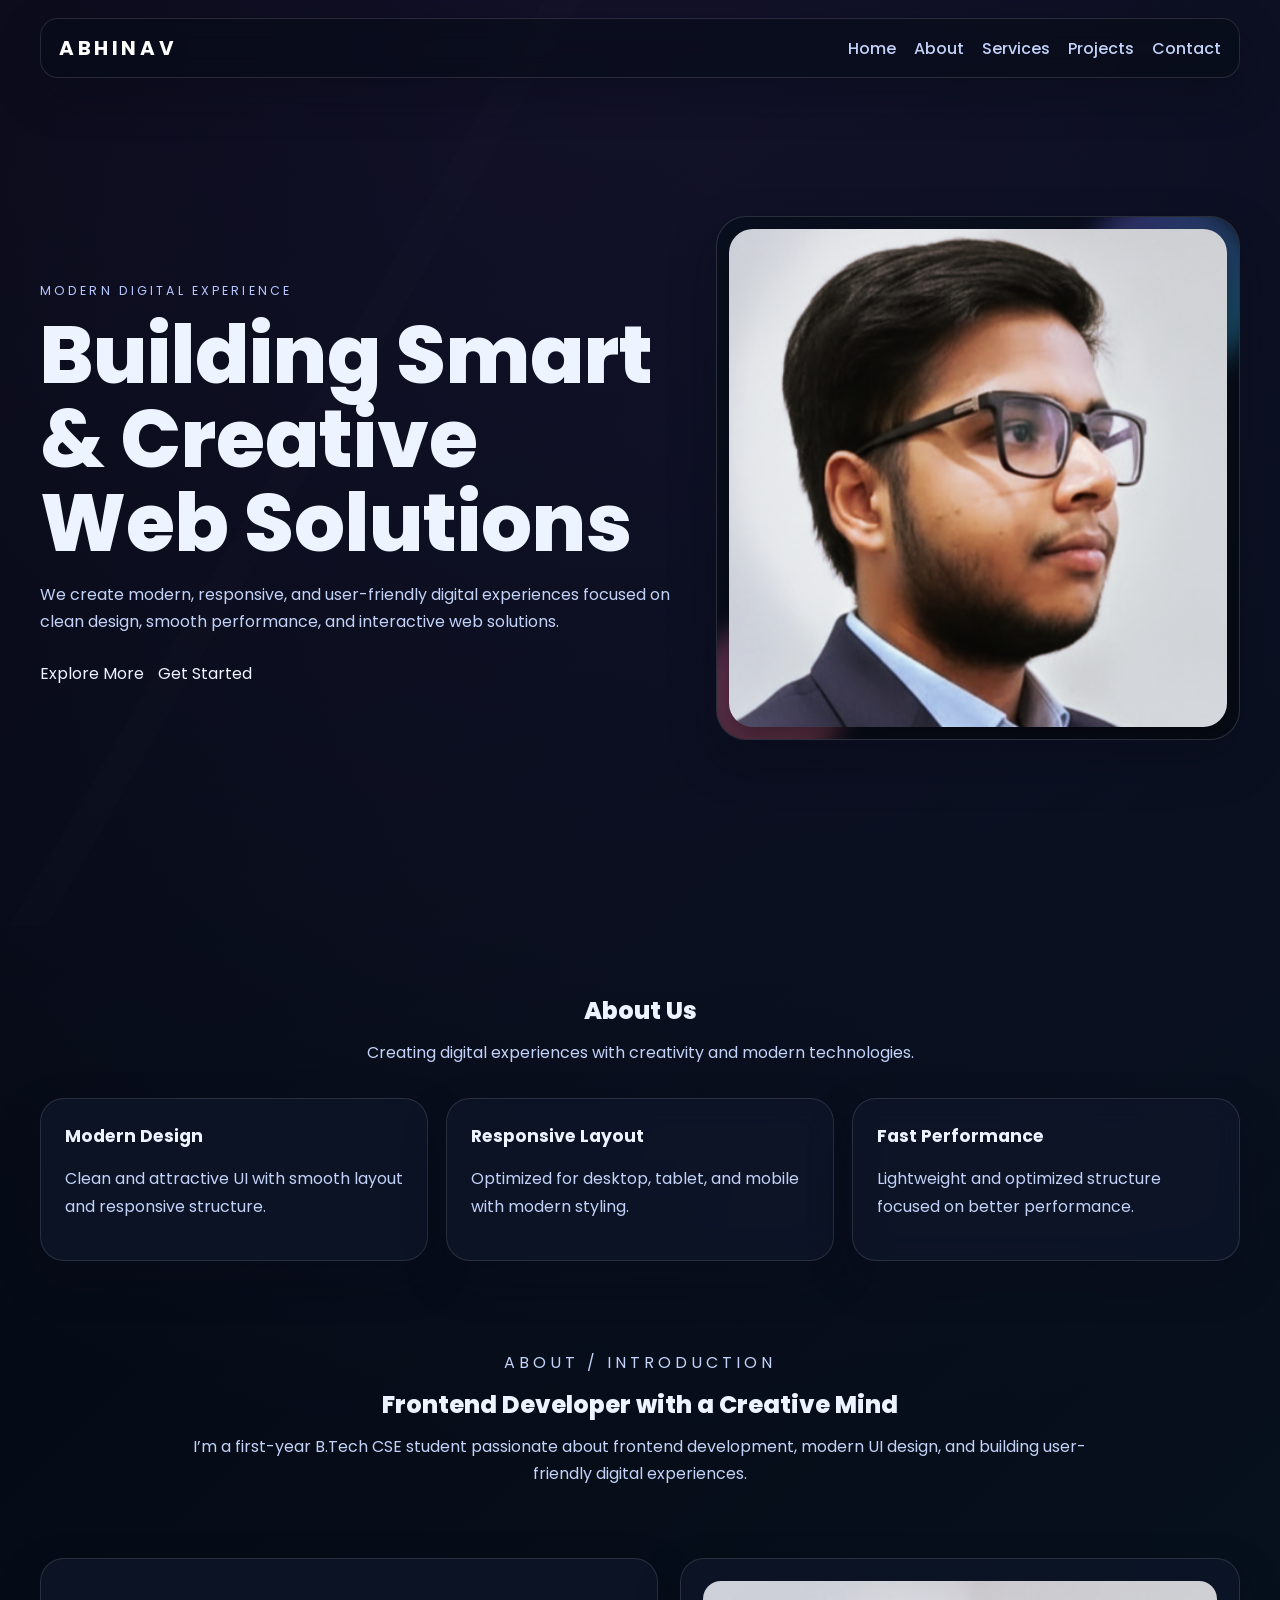
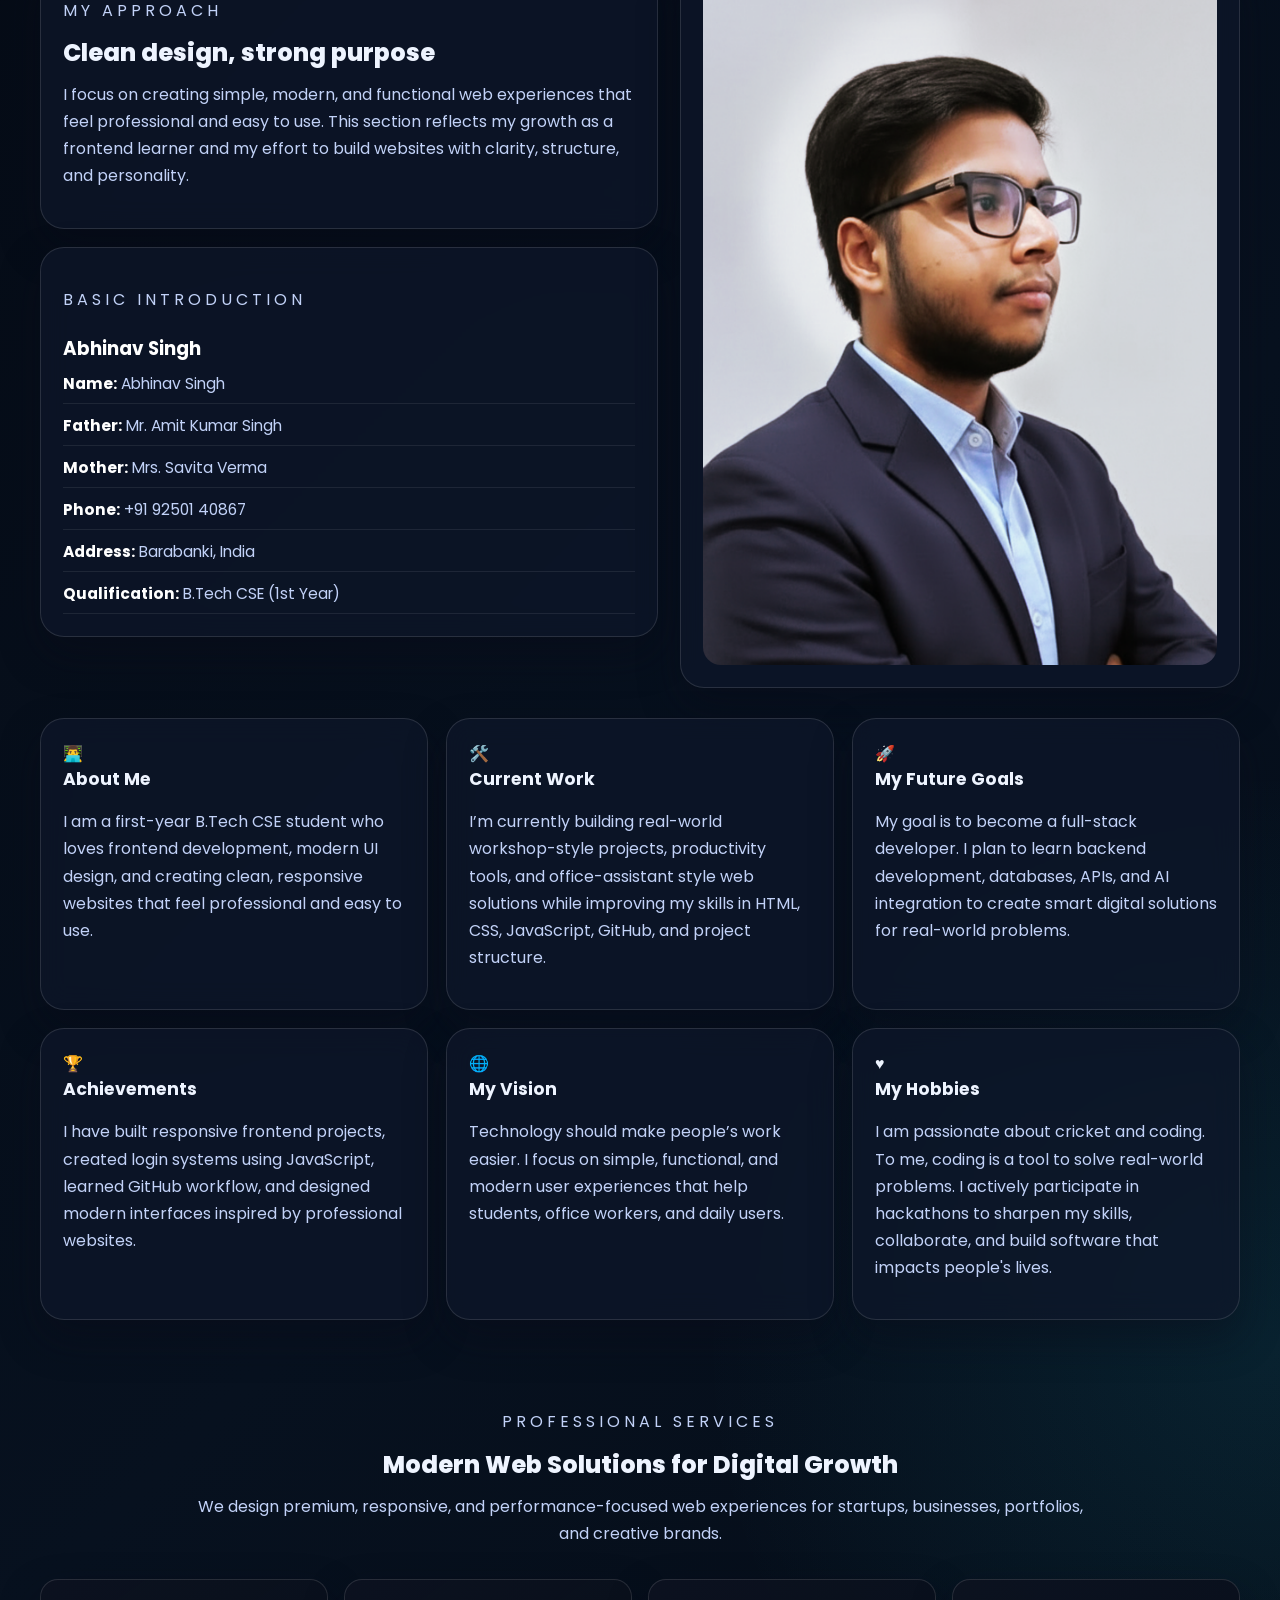
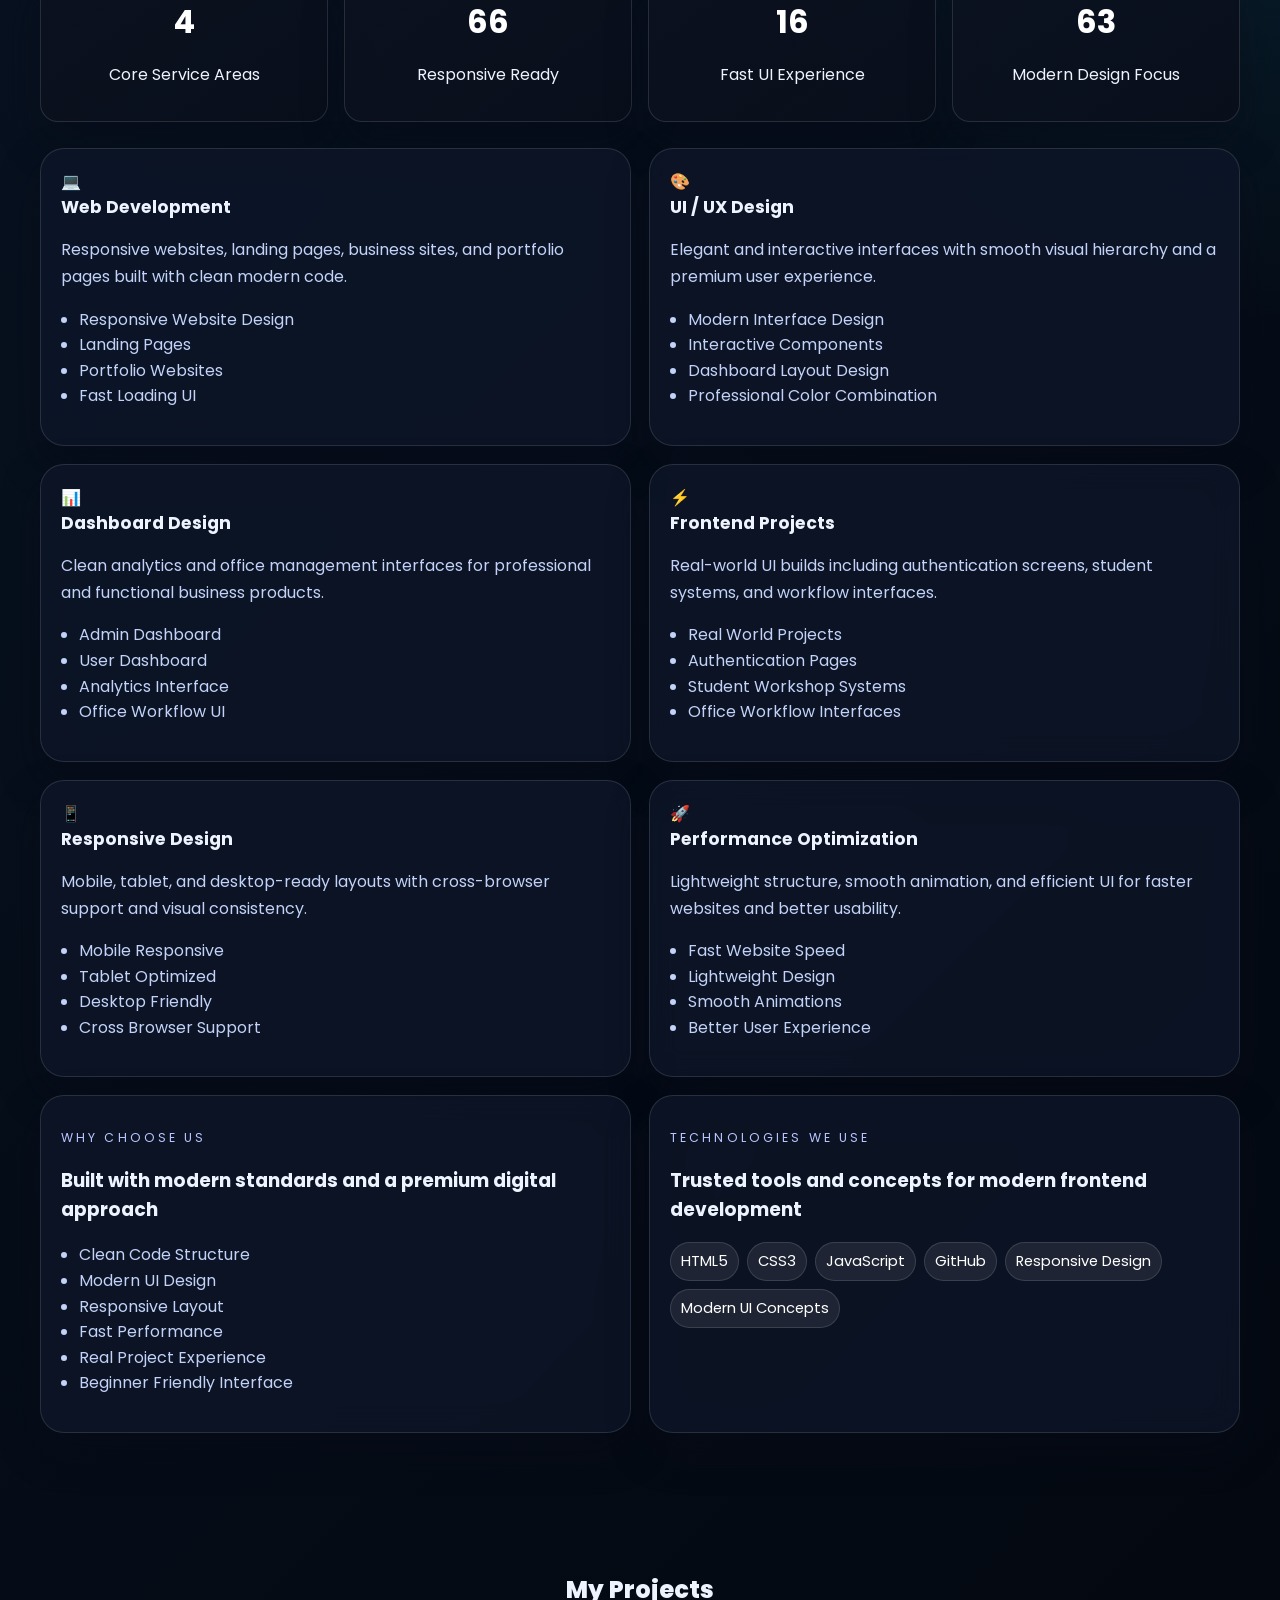
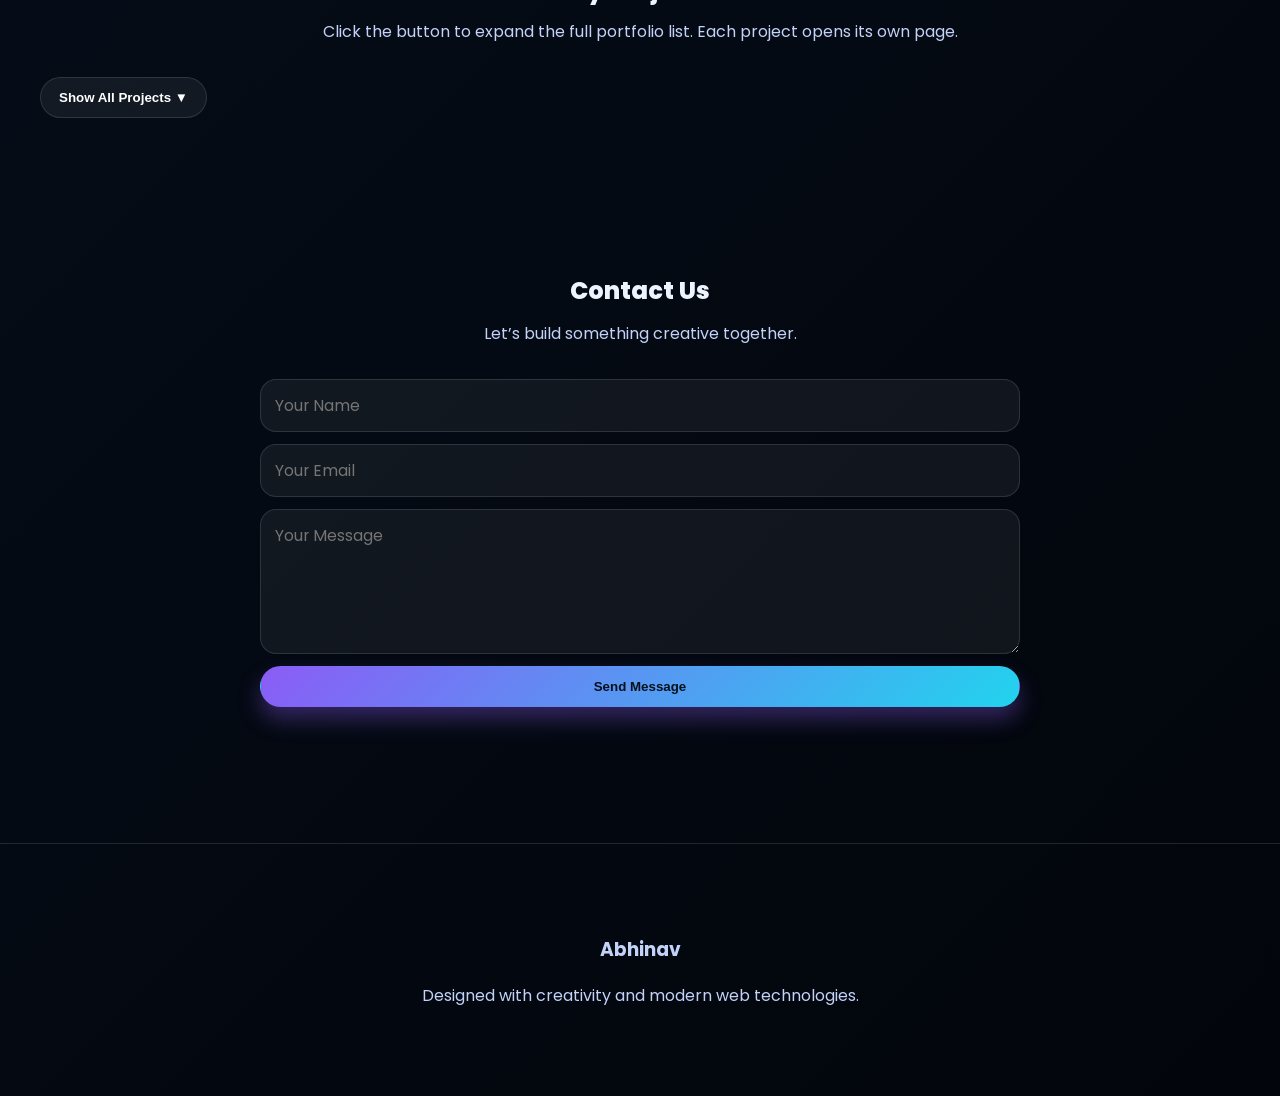
<file: introduction.html>
<!doctype html>
<html lang="en">
  <head>
    <meta charset="UTF-8" />
    <meta name="viewport" content="width=device-width, initial-scale=1.0" />
    <meta name="description" content="Abhinav's modern introduction page for creative web development projects." />
    <title>Introduction | Web Developer</title>

    <link rel="stylesheet" href="style/introduction.css" />
    <link rel="preconnect" href="https://fonts.googleapis.com" />
    <link
      href="https://fonts.googleapis.com/css2?family=Poppins:wght@300;400;500;600;700;800&display=swap"
      rel="stylesheet"
    />
    <script src="script/introduction.js" defer></script>
  </head>

  <body>
    <header class="hero">
      <nav class="navbar" aria-label="Primary navigation">
        <a class="logo" href="home.html">Abhinav</a>

        <ul class="nav-links">
          <li><a href="home.html">Home</a></li>
          <li><a href="#about">About</a></li>
          <li><a href="#services">Services</a></li>
          <li><a href="#projects">Projects</a></li>
          <li><a href="#contact">Contact</a></li>
        </ul>
      </nav>

      <div class="hero-container">
        <div class="hero-content">
          <p class="top-text">MODERN DIGITAL EXPERIENCE</p>
          <h1>Building Smart & Creative Web Solutions</h1>
          <p class="hero-description">
            We create modern, responsive, and user-friendly digital experiences
            focused on clean design, smooth performance, and interactive web
            solutions.
          </p>

          <div class="hero-buttons">
            <a class="primary-btn" href="#projects">Explore More</a>
            <a class="secondary-btn" href="#contact">Get Started</a>
          </div>
        </div>

        <div class="hero-image" aria-label="Creative UI preview">
          <div class="image-box">
            <img src="assets/ID-photo.png" alt="Abhinav Singh" loading="lazy">
          </div>
        </div>
      </div>
    </header>

    <section class="about" id="about">
      <div class="section-title">
        <h2>About Us</h2>
        <p>Creating digital experiences with creativity and modern technologies.</p>
      </div>

      <div class="about-container">
        <article class="about-card">
          <h3>Modern Design</h3>
          <p>Clean and attractive UI with smooth layout and responsive structure.</p>
        </article>
        <article class="about-card">
          <h3>Responsive Layout</h3>
          <p>Optimized for desktop, tablet, and mobile with modern styling.</p>
        </article>
        <article class="about-card">
          <h3>Fast Performance</h3>
          <p>Lightweight and optimized structure focused on better performance.</p>
        </article>
      </div>
    </section>

    <main class="about-main">
      <div class="section-title">
        <p class="eyebrow">About / Introduction</p>
        <h2>Frontend Developer with a Creative Mind</h2>
        <p>
          I’m a first-year B.Tech CSE student passionate about frontend
          development, modern UI design, and building user-friendly digital
          experiences.
        </p>
      </div>

      <div class="about-main__stack">
        <article class="about-main__text">
          <p class="eyebrow">My Approach</p>
          <h2>Clean design, strong purpose</h2>
          <p>
            I focus on creating simple, modern, and functional web experiences
            that feel professional and easy to use. This section reflects my
            growth as a frontend learner and my effort to build websites with
            clarity, structure, and personality.
          </p>
        </article>

        <article class="intro-profile">
          <p class="eyebrow">Basic Introduction</p>
          <h3>Abhinav Singh</h3>
          <ul class="profile-list">
            <li><strong>Name:</strong> Abhinav Singh</li>
            <li><strong>Father:</strong> Mr. Amit Kumar Singh</li>
            <li><strong>Mother:</strong> Mrs. Savita Verma</li>
            <li><strong>Phone:</strong> +91 92501 40867</li>
            <li><strong>Address:</strong> Barabanki, India</li>
            <li><strong>Qualification:</strong> B.Tech CSE (1st Year)</li>
          </ul>
        </article>
      </div>

      <article class="about-main__photo">
        <img src="assets/My-photo.png" alt="Abhinav Singh" loading="lazy" />
      </article>

      <div class="intro-grid">
        <article class="intro-card intro-card--highlight">
          <span class="intro-icon" aria-hidden="true">👨‍💻</span>
          <h3>About Me</h3>
          <p>
            I am a first-year B.Tech CSE student who loves frontend development,
            modern UI design, and creating clean, responsive websites that feel
            professional and easy to use.
          </p>
        </article>

        <article class="intro-card">
          <span class="intro-icon" aria-hidden="true">🛠️</span>
          <h3>Current Work</h3>
          <p>
            I’m currently building real-world workshop-style projects,
            productivity tools, and office-assistant style web solutions while
            improving my skills in HTML, CSS, JavaScript, GitHub, and project
            structure.
          </p>
        </article>

        <article class="intro-card">
          <span class="intro-icon" aria-hidden="true">🚀</span>
          <h3>My Future Goals</h3>
          <p>
            My goal is to become a full-stack developer. I plan to learn backend
            development, databases, APIs, and AI integration to create smart
            digital solutions for real-world problems.
          </p>
        </article>

        <article class="intro-card">
          <span class="intro-icon" aria-hidden="true">🏆</span>
          <h3>Achievements</h3>
          <p>
            I have built responsive frontend projects, created login systems
            using JavaScript, learned GitHub workflow, and designed modern
            interfaces inspired by professional websites.
          </p>
        </article>

        <article class="intro-card">
          <span class="intro-icon" aria-hidden="true">🌐</span>
          <h3>My Vision</h3>
          <p>
            Technology should make people’s work easier. I focus on simple,
            functional, and modern user experiences that help students, office
            workers, and daily users.
          </p>
        </article>
         <article class="intro-card">
          <span class="intro-icon" aria-hidden="true">♥️</span>
          <h3>My Hobbies</h3>
          <p>
           I am passionate about cricket and coding. To me, coding is a tool to solve real-world problems. I actively participate in hackathons to sharpen my skills, collaborate, and build software that impacts people's lives.
          </p>
        </article>
      </div>
    </main>

    <section class="services" id="services">
      <div class="section-title">
        <p class="eyebrow">Professional Services</p>
        <h2>Modern Web Solutions for Digital Growth</h2>
        <p>
          We design premium, responsive, and performance-focused web experiences
          for startups, businesses, portfolios, and creative brands.
        </p>
      </div>

      <div class="services-overview">
        <article class="service-stat">
          <h3 class="count" data-target="6">0</h3>
          <p>Core Service Areas</p>
        </article>
        <article class="service-stat">
          <h3 class="count" data-target="100">0</h3>
          <p>Responsive Ready</p>
        </article>
        <article class="service-stat">
          <h3 class="count" data-target="24">0</h3>
          <p>Fast UI Experience</p>
        </article>
        <article class="service-stat">
          <h3 class="count" data-target="95">0</h3>
          <p>Modern Design Focus</p>
        </article>
      </div>

      <div class="services-grid">
        <article class="service-card">
          <span class="service-icon" aria-hidden="true">💻</span>
          <h3>Web Development</h3>
          <p>
            Responsive websites, landing pages, business sites, and portfolio
            pages built with clean modern code.
          </p>
          <ul>
            <li>Responsive Website Design</li>
            <li>Landing Pages</li>
            <li>Portfolio Websites</li>
            <li>Fast Loading UI</li>
          </ul>
        </article>

        <article class="service-card">
          <span class="service-icon" aria-hidden="true">🎨</span>
          <h3>UI / UX Design</h3>
          <p>
            Elegant and interactive interfaces with smooth visual hierarchy and
            a premium user experience.
          </p>
          <ul>
            <li>Modern Interface Design</li>
            <li>Interactive Components</li>
            <li>Dashboard Layout Design</li>
            <li>Professional Color Combination</li>
          </ul>
        </article>

        <article class="service-card">
          <span class="service-icon" aria-hidden="true">📊</span>
          <h3>Dashboard Design</h3>
          <p>
            Clean analytics and office management interfaces for professional
            and functional business products.
          </p>
          <ul>
            <li>Admin Dashboard</li>
            <li>User Dashboard</li>
            <li>Analytics Interface</li>
            <li>Office Workflow UI</li>
          </ul>
        </article>

        <article class="service-card">
          <span class="service-icon" aria-hidden="true">⚡</span>
          <h3>Frontend Projects</h3>
          <p>
            Real-world UI builds including authentication screens, student
            systems, and workflow interfaces.
          </p>
          <ul>
            <li>Real World Projects</li>
            <li>Authentication Pages</li>
            <li>Student Workshop Systems</li>
            <li>Office Workflow Interfaces</li>
          </ul>
        </article>

        <article class="service-card">
          <span class="service-icon" aria-hidden="true">📱</span>
          <h3>Responsive Design</h3>
          <p>
            Mobile, tablet, and desktop-ready layouts with cross-browser support
            and visual consistency.
          </p>
          <ul>
            <li>Mobile Responsive</li>
            <li>Tablet Optimized</li>
            <li>Desktop Friendly</li>
            <li>Cross Browser Support</li>
          </ul>
        </article>

        <article class="service-card">
          <span class="service-icon" aria-hidden="true">🚀</span>
          <h3>Performance Optimization</h3>
          <p>
            Lightweight structure, smooth animation, and efficient UI for faster
            websites and better usability.
          </p>
          <ul>
            <li>Fast Website Speed</li>
            <li>Lightweight Design</li>
            <li>Smooth Animations</li>
            <li>Better User Experience</li>
          </ul>
        </article>

        <article class="glass-panel">
          <p class="eyebrow">Why Choose Us</p>
          <h3>Built with modern standards and a premium digital approach</h3>
          <ul class="feature-list">
            <li>Clean Code Structure</li>
            <li>Modern UI Design</li>
            <li>Responsive Layout</li>
            <li>Fast Performance</li>
            <li>Real Project Experience</li>
            <li>Beginner Friendly Interface</li>
          </ul>
        </article>

        <article class="glass-panel">
          <p class="eyebrow">Technologies We Use</p>
          <h3>Trusted tools and concepts for modern frontend development</h3>
          <div class="tech-tags">
            <span>HTML5</span>
            <span>CSS3</span>
            <span>JavaScript</span>
            <span>GitHub</span>
            <span>Responsive Design</span>
            <span>Modern UI Concepts</span>
          </div>
        </article>
      </div>
    </section>

    <section class="projects" id="projects">
      <div class="section-title">
        <h2>My Projects</h2>
        <p>
          Click the button to expand the full portfolio list. Each project opens
          its own page.
        </p>
      </div>

      <div class="projects-shell">
        <button
          class="projects-toggle"
          id="projectsToggle"
          type="button"
          aria-expanded="false"
          aria-controls="projectsList"
        >
          Show All Projects ▼
        </button>

        <div class="projects-list" id="projectsList">
          <a class="project-card" href="Project/Academic Performance/index.html">
            <span class="badge">01</span>
            <h3>Academic Performance</h3>
            <p>Student performance dashboard and reports with an elegant interface.</p>
          </a>

          <a class="project-card" href="Project/AI Car/index.html">
            <span class="badge">02</span>
            <h3>AI Car</h3>
            <p>Smart car-themed UI with futuristic visuals and interactive design.</p>
          </a>

          <a class="project-card" href="Project/Basic_CA/index.html">
            <span class="badge">03</span>
            <h3>Basic_CA</h3>
            <p>Simple and clean calculator experience with professional layout.</p>
          </a>

          <a class="project-card" href="Project/BMI/index.html">
            <span class="badge">04</span>
            <h3>BMI</h3>
            <p>Body mass index tracker with responsive UI and clear results.</p>
          </a>

          <a class="project-card" href="Project/DynamicRPG/index.html">
            <span class="badge">05</span>
            <h3>DynamicRPG</h3>
            <p>Interactive RPG-style project with smooth animations and game feel.</p>
          </a>

          <a class="project-card" href="Project/Shopping Cart/index.html">
            <span class="badge">06</span>
            <h3>Shopping Cart</h3>
            <p>Modern shopping interface with product cards and smooth transitions.</p>
          </a>
        </div>
      </div>
    </section>

    <section class="contact" id="contact">
      <div class="section-title">
        <h2>Contact Us</h2>
        <p>Let’s build something creative together.</p>
      </div>

      <form class="contact-form" aria-label="Contact form">
        <input type="text" name="name" placeholder="Your Name" required />
        <input type="email" name="email" placeholder="Your Email" required />
        <textarea name="message" placeholder="Your Message" rows="5" required></textarea>
        <button type="submit">Send Message</button>
      </form>
    </section>

    <footer>
      <h3>Abhinav</h3>
      <p>Designed with creativity and modern web technologies.</p>
    </footer>
  </body>
</html>
</file>
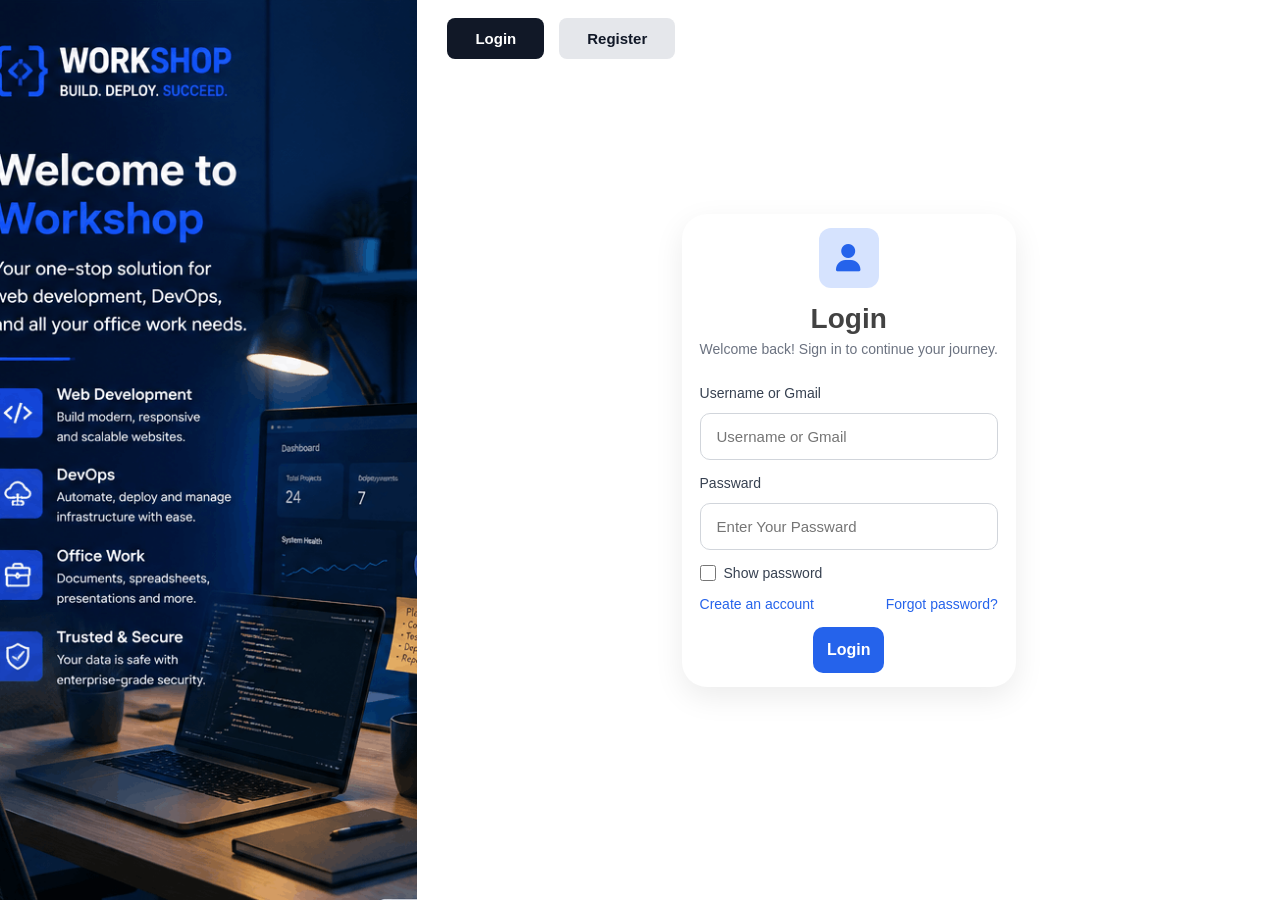
<file: login.html>
<!doctype html>
<html lang="en">
	<head>
		<meta charset="UTF-8" />
		<meta name="viewport" content="width=device-width, initial-scale=1.0" />
		<title>Abhinav Workshop</title>
		<link rel="stylesheet" href="style/login.css" />
		<link
			rel="stylesheet"
			href="https://cdnjs.cloudflare.com/ajax/libs/font-awesome/6.5.1/css/all.min.css" />
	</head>
	<body>
		<aside class="side-image">
			<img src="assets/Login.png" alt="Workshop" />
		</aside>
		<div class="content">
			<header>
				<nav class="nav-bar-btn">
					<button id="loginBtn" class="log-btn">Login</button>
					<button id="registerBtn" class="reg-btn">Register</button>
				</nav>
			</header>
			<main>
				<form id="loginForm" class="card">
					<div class="login-icon">
						<i class="fa-solid fa-user"></i>
					</div>
					<div class="form-top">
						<h2>Login</h2>
						<p class="subtext">
							Welcome back! Sign in to continue your journey.
						</p>
					</div>

					<div class="name">
						<span>Username or Gmail</span>
						<input
							type="email"
							id="loginEmail"
							placeholder="Username or Gmail"
							autocomplete="email" />
					</div>

					<div class="passward">
						<span>Passward</span>
						<input
							type="password"
							id="loginPassword"
							placeholder="Enter Your Passward"
							autocomplete="current-password" />
					</div>

					<label class="show-pass">
						<input type="checkbox" id="showLoginPassword" /> Show password
					</label>

					<div class="helper-row">
						<button type="button" id="goToRegister" class="text-link">
							Create an account
						</button>
						<button type="button" id="forgotPasswordLink" class="text-link">
							Forgot password?
						</button>
					</div>

					<button type="submit">Login</button>
				</form>

				<form id="registerForm" class="card hidden">
					<div class="register-icon">
						<i class="fa-solid fa-user-plus"></i>
					</div>

					<div class="form-top">
						<h2>Create Account</h2>
						<p class="subtext">
							Create your account to get started with your journey.
						</p>
					</div>
					<div class="name">
						<span>Full Name:</span>
						<input type="text" id="fullName" placeholder="Full Name" />
					</div>
					<div class="email">
						<span>Enter Your Email:</span>
						<input type="email" id="email" placeholder="Email" />
					</div>
					<div class="number">
						<span>Phone Number:</span>
						<input type="tel" id="phone" placeholder="Phone Number" />
					</div>
					<div class="passward">
						<span>Passward</span>
						<input type="password" id="password" placeholder="Password" />
					</div>
					<div class="retype-passward">
						<span>Re-passward</span>
						<input
							type="password"
							id="confirmPassword"
							placeholder="Confirm Password" />
					</div>

					<label class="show-pass">
						<input type="checkbox" id="showRegisterPassword" /> Show password
					</label>

					<div class="helper-row">
						<button type="button" id="goToLogin" class="text-link">
							I already have an account
						</button>
					</div>

					<button type="submit">Register</button>
				</form>
			</main>
			<footer></footer>
		</div>
		<script src="script/auth.js" defer></script>
	</body>
</html>
</file>
<file: style/introduction.css>
:root {
  --bg: #070b16;
  --surface: rgba(14, 23, 42, 0.72);
  --surface-2: rgba(255, 255, 255, 0.08);
  --border: rgba(255, 255, 255, 0.12);
  --text: #eef4ff;
  --muted: #c2d2f8;
  --primary: #8b5cf6;
  --primary-2: #22d3ee;
  --accent: #f472b6;
  --success: #34d399;
  --shadow: 0 18px 40px rgba(8, 12, 24, 0.45);
}

* { box-sizing: border-box; }

html {
  scroll-behavior: smooth;
}

body {
  margin: 0;
  font-family: "Poppins", sans-serif;
  color: var(--text);
  background:
    radial-gradient(circle at top, rgba(139, 92, 246, 0.10), transparent 25%),
    radial-gradient(circle at right, rgba(34, 211, 238, 0.10), transparent 18%),
    linear-gradient(135deg, #04070f 0%, #07111f 45%, #02050b 100%);
  overflow-x: hidden;
}

img { max-width: 100%; display: block; }

a {
  text-decoration: none;
  color: inherit;
}

section,
footer {
  padding: 72px 24px;
}

.hero {
  min-height: 100vh;
  padding: 18px 24px 48px;
  position: relative;
}

.hero::after {
  content: "";
  position: absolute;
  inset: 0;
  background:
    linear-gradient(120deg, transparent 0 30%, rgba(255,255,255,0.02) 30% 32%, transparent 32% 100%);
  pointer-events: none;
  opacity: 0.35;
}

.navbar {
  max-width: 1200px;
  margin: 0 auto;
  display: flex;
  align-items: center;
  justify-content: space-between;
  padding: 14px 18px;
  border: 1px solid var(--border);
  border-radius: 18px;
  background: rgba(7, 11, 22, 0.55);
  backdrop-filter: blur(12px);
  box-shadow: var(--shadow);
  position: sticky;
  top: 12px;
  z-index: 50;
}

.logo {
  font-size: 1.25rem;
  font-weight: 700;
  letter-spacing: 0.18em;
  text-transform: uppercase;
  color: #fff;
}

.nav-links {
  display: flex;
  gap: 18px;
  list-style: none;
  margin: 0;
  padding: 0;
}

.nav-links a {
  color: var(--muted);
  font-weight: 500;
  transition: color 0.25s ease, transform 0.25s ease;
}

.nav-links a:hover {
  color: #fff;
  transform: translateY(-1px);
}

.hero-container,
.about-container,
.services-grid,
.intro-grid,
.projects-list {
  max-width: 1200px;
  margin: 0 auto;
}

.hero-container {
  display: grid;
  grid-template-columns: 1.1fr 0.9fr;
  gap: 36px;
  align-items: center;
  min-height: calc(100vh - 100px);
}

.hero-content {
  position: relative;
  z-index: 2;
}

.top-text,
.eyebrow {
  text-transform: uppercase;
  letter-spacing: 0.25em;
  font-size: 0.78rem;
  color: #b8c6ff;
}

.hero h1,
.section-title h2,
.about-main h2 {
  margin: 0 0 14px;
  line-height: 1.05;
  font-weight: 800;
}

.hero h1 {
  font-size: clamp(2.8rem, 8vw, 5rem);
  max-width: 650px;
}

.hero-description,
.section-title p,
.about-main p,
.about-card p,
.service-card p,
.project-card p {
  color: var(--muted);
  line-height: 1.7;
  font-size: 1rem;
}

.hero-buttons {
  display: flex;
  gap: 14px;
  margin-top: 26px;
}

.projects-toggle,
.contact-form button {
  border: 1px solid transparent;
  border-radius: 999px;
  padding: 12px 18px;
  font-weight: 600;
  cursor: pointer;
  transition: transform 0.25s ease, box-shadow 0.25s ease, background 0.25s ease;
}

.contact-form button {
  background: linear-gradient(135deg, var(--primary), var(--primary-2));
  color: #05111b;
  box-shadow: 0 12px 22px rgba(139, 92, 246, 0.35);
}

.projects-toggle:hover,
.contact-form button:hover {
  transform: translateY(-2px);
  box-shadow: 0 14px 30px rgba(34, 211, 238, 0.18);
}

.hero-image {
  display: grid;
  place-items: center;
  position: relative;
}

.image-box {
  width: 100%;
  min-height: 420px;
  border-radius: 30px;
  border: 1px solid rgba(255, 255, 255, 0.14);
  background:
    linear-gradient(145deg, rgba(10, 16, 30, 0.95), rgba(7, 11, 22, 0.92)),
    radial-gradient(circle at top, rgba(139, 92, 246, 0.18), transparent 28%);
  box-shadow: 0 20px 45px rgba(8, 12, 24, 0.45);
  overflow: hidden;
  position: relative;
  padding: 12px;
}

.image-box::before,
.image-box::after {
  content: "";
  position: absolute;
  border-radius: 50%;
  filter: blur(12px);
  opacity: 0.35;
  z-index: 0;
}

.image-box::before {
  width: 180px;
  height: 180px;
  top: -20px;
  right: -20px;
  background: linear-gradient(135deg, #8b5cf6, #22d3ee);
}

.image-box::after {
  width: 150px;
  height: 150px;
  bottom: -30px;
  left: -20px;
  background: linear-gradient(135deg, #f472b6, #fb7185);
}

.image-box img {
  width: 100%;
  height: 100%;
  object-fit: cover;
  border-radius: 24px;
  position: relative;
  z-index: 1;
  box-shadow: 0 14px 28px rgba(0, 0, 0, 0.35);
  transition: transform 0.35s ease, filter 0.35s ease;
}

.image-box:hover img {
  transform: scale(1.03);
  filter: saturate(1.08);
}

.section-title {
  max-width: 900px;
  margin: 0 auto 32px;
  text-align: center;
}

.about-card,
.service-card,
.glass-panel,
.project-card,
.intro-card {
  border: 1px solid var(--border);
  border-radius: 24px;
  background: var(--surface);
  backdrop-filter: blur(14px);
  box-shadow: var(--shadow);
  transition: transform 0.28s ease, border-color 0.28s ease;
}

.about-card:hover,
.service-card:hover,
.project-card:hover,
.intro-card:hover {
  transform: translateY(-4px);
  border-color: rgba(139, 92, 246, 0.7);
}

.about-container {
  display: grid;
  grid-template-columns: repeat(3, 1fr);
  gap: 18px;
}

.about-card {
  padding: 24px;
}

.about-card h3,
.service-card h3,
.intro-card h3,
.project-card h3 {
  margin-top: 0;
  margin-bottom: 10px;
  font-size: 1.08rem;
}

.about-main {
  max-width: 1200px;
  margin: 0 auto;
  display: grid;
  grid-template-columns: 1.05fr 0.95fr;
  gap: 22px;
  align-items: start;
}

.about-main > .section-title {
  grid-column: 1 / -1;
}

.about-main__stack {
  display: grid;
  gap: 18px;
}

.about-main__text,
.about-main__photo,
.intro-profile,
.intro-card,
.glass-panel {
  border-radius: 24px;
  border: 1px solid rgba(255, 255, 255, 0.12);
  background: rgba(14, 23, 42, 0.72);
  backdrop-filter: blur(14px);
  box-shadow: 0 18px 40px rgba(8, 12, 24, 0.45);
  padding: 22px;
}

.about-main__photo {
  overflow: hidden;
  min-height: 100%;
}

.about-main__photo img {
  width: 100%;
  height: 100%;
  object-fit: cover;
  border-radius: 18px;
}

.intro-profile {
  display: flex;
  flex-direction: column;
  justify-content: center;
}

.intro-profile h3 {
  margin: 6px 0 10px;
  font-size: 1.15rem;
  color: #fff;
}

.profile-list {
  list-style: none;
  margin: 0;
  padding: 0;
  display: grid;
  gap: 10px;
}

.profile-list li {
  color: #c2d2f8;
  font-size: 0.97rem;
  padding-bottom: 8px;
  border-bottom: 1px solid rgba(255, 255, 255, 0.08);
}

.profile-list strong {
  color: #fff;
}

.services-overview {
  max-width: 1200px;
  margin: 0 auto 26px;
  display: grid;
  grid-template-columns: repeat(4, 1fr);
  gap: 16px;
}

.service-stat {
  border: 1px solid var(--border);
  border-radius: 18px;
  background: linear-gradient(145deg, rgba(12,18,32,0.95), rgba(9,15,27,0.92));
  padding: 18px;
  text-align: center;
  box-shadow: var(--shadow);
}

.service-stat h3 {
  font-size: 2rem;
  margin: 0 0 6px;
  color: #fff;
}

.services-grid {
  display: grid;
  grid-template-columns: repeat(2, 1fr);
  gap: 18px;
}

.service-card {
  padding: 20px;
}

.service-card ul,
.feature-list {
  padding-left: 18px;
  color: var(--muted);
  line-height: 1.6;
}

.glass-panel {
  padding: 20px;
}

.tech-tags {
  display: flex;
  flex-wrap: wrap;
  gap: 8px;
}

.tech-tags span {
  padding: 8px 10px;
  border-radius: 999px;
  background: rgba(255,255,255,0.08);
  border: 1px solid var(--border);
  color: #fff;
  font-size: 0.92rem;
}

.projects-shell {
  max-width: 1200px;
  margin: 0 auto;
}

.projects-toggle {
  margin-bottom: 16px;
  background: rgba(255,255,255,0.06);
  color: #fff;
  border-color: var(--border);
}

.projects-list {
  display: grid;
  grid-template-columns: repeat(3, 1fr);
  gap: 16px;
  max-height: 0;
  overflow: hidden;
  opacity: 0;
  transform: translateY(10px);
  transition: max-height 0.55s ease, opacity 0.35s ease, transform 0.35s ease;
}

.projects-list.open {
  max-height: 900px;
  opacity: 1;
  transform: translateY(0);
}

.project-card {
  display: block;
  padding: 18px;
}

.badge {
  display: inline-flex;
  align-items: center;
  justify-content: center;
  width: 40px;
  height: 40px;
  border-radius: 12px;
  background: linear-gradient(135deg, rgba(139,92,246,0.3), rgba(34,211,238,0.25));
  color: #fff;
  font-weight: 700;
  margin-bottom: 10px;
}

.contact-form {
  max-width: 760px;
  margin: 0 auto;
  display: grid;
  gap: 12px;
}

.contact-form input,
.contact-form textarea {
  width: 100%;
  border: 1px solid var(--border);
  border-radius: 16px;
  padding: 14px 14px;
  color: #fff;
  background: rgba(255,255,255,0.06);
  font-family: inherit;
  font-size: 0.98rem;
  outline: none;
  transition: border-color 0.25s ease, background 0.25s ease;
}

.contact-form input:focus,
.contact-form textarea:focus {
  border-color: rgba(34, 211, 238, 0.8);
  background: rgba(255,255,255,0.09);
}

.contact-form .status {
  min-height: 22px;
  color: #b4ffd8;
  font-size: 0.96rem;
}

footer {
  text-align: center;
  color: var(--muted);
  border-top: 1px solid var(--border);
}

@media (max-width: 1100px) {
  .hero-container,
  .about-main,
  .services-grid,
  .projects-list,
  .intro-grid {
    grid-template-columns: 1fr 1fr;
  }

  .services-overview {
    grid-template-columns: repeat(2, 1fr);
  }
}

@media (max-width: 820px) {
  .nav-links {
    display: none;
  }

  .hero-container,
  .about-main,
  .about-container,
  .services-grid,
  .projects-list,
  .intro-grid,
  .services-overview {
    grid-template-columns: 1fr;
  }

  .hero {
    min-height: auto;
  }

  .hero-container {
    min-height: auto;
    gap: 24px;
    padding-top: 24px;
  }

  .hero-buttons {
    flex-wrap: wrap;
  }
}

.intro-grid {
  grid-column: 1 / -1;
  display: grid;
  grid-template-columns: repeat(3, minmax(0, 1fr));
  gap: 18px;
  margin-top: 8px;
}

@media (max-width: 1100px) {
  .intro-grid {
    grid-template-columns: repeat(3, 1fr);
  }
}

@media (max-width: 900px) {
  .intro-grid {
    grid-template-columns: repeat(2, 1fr);
  }
}

@media (max-width: 640px) {
  .intro-grid {
    grid-template-columns: 1fr;
  }
}
</file>
<file: style/login.css>
* {
	margin: 0;
	padding: 0;
	box-sizing: border-box;
	font-family: Arial, sans-serif;
}

body {
	min-height: 100vh;
	display: flex;
	background: #f4f7fb;
}

/* LEFT IMAGE SECTION */

.side-image {
	width: 50%;
	height: 100vh;
	overflow: hidden;
	display: flex;
	align-items: center;
	justify-content: center;
}

.side-image img {
	height: 100%;
	width: 100%;
	object-fit: cover;
	object-position: center;
}

/* RIGHT CONTENT SECTION */

.content {
	width: 100%;
	display: flex;
	flex-direction: column;
	justify-content: center;
	align-items: center;
	padding: 40px;
	background: #ffffff;
	position: relative;
	min-height: 100vh;
	overflow-x: hidden;
}

/* NAV BUTTONS */

.nav-bar-btn {
	display: flex;
	gap: 15px;
	margin-bottom: 30px;
}

.nav-bar-btn button {
	padding: 12px 28px;
	border: none;
	border-radius: 8px;
	cursor: pointer;
	font-size: 15px;
	font-weight: 600;
	transition: 0.3s ease;
}

.log-btn {
	background: #111827;
	color: white;
}

.reg-btn {
	background: #e5e7eb;
	color: #111827;
}

.nav-bar-btn button:hover {
	transform: translateY(-2px);
}

/* FORM CARD */

.card {
	width: min(420px, 100%);
	max-width: 420px;
	background: white;
	padding: 12px 24px;
	border-radius: 25px;
	box-shadow: 0 10px 30px rgba(0, 0, 0, 0.08);
	display: flex;
	align-items: center;
	justify-content: space-evenly;
	flex-direction: column;
	gap: 15px;
	padding: 14px 18px;
}

.login-icon,
.register-icon {
	width: 60px;
	height: 60px;
	display: flex;
	align-items: center;
	justify-content: center;
	border-radius: 12px;
	background-color: #5186f83b;
}

.login-icon i,
.register-icon i {
	display: inline-flex;
	align-items: center;
	justify-content: center;
	font-size: 28px;
	line-height: 1;
	color: #2563eb;
}
.form-top {
	text-align: center;
	margin-bottom: 10px;
}

.form-top h2 {
	display: flex;
	align-items: center;
	justify-content: center;
	gap: 8px;
	margin: 0;
	color: #2f2f2fe8;
	font-size: 28px;
	font-weight: bold;
}

.form-top h2 i {
	color: inherit;
}

.form-top .subtext {
	margin-top: 4px;
}

.subtext {
	color: #6b7280;
	font-size: 14px;
	line-height: 1.5;
}

/* INPUTS */
.name,
.passward,
.email,
.number,
.retype-passward {
	width: 100%;
	display: flex;
	flex-direction: column;
	gap: 6px;
}

.name span,
.passward span,
.email span,
.number span,
.retype-passward span {
	display: block;
	width: 100%;
	color: #374151;
	font-size: 14px;
	font-weight: 500;
}

.card input {
	width: 100%;
	padding: 14px 16px;
	border: 1px solid #d1d5db;
	border-radius: 10px;
	outline: none;
	font-size: 15px;
	transition: 0.3s ease;
}

.card input:focus {
	border-color: #2563eb;
	box-shadow: 0 0 0 4px rgba(37, 99, 235, 0.1);
}

/* HELPER LINKS */

.helper-row {
	width: 100%;
	display: flex;
	justify-content: space-between;
	align-items: center;
	gap: 10px;
}

.text-link {
	border: none;
	background: none;
	color: #2563eb;
	cursor: pointer;
	font-size: 14px;
	transition: 0.3s;
}

.text-link:hover {
	color: #1d4ed8;
}

/* MAIN BUTTON */

.card button[type="submit"] {
	padding: 14px;
	border: none;
	border-radius: 10px;
	background: #2563eb;
	color: #fff;
	font-size: 16px;
	font-weight: 600;
	cursor: pointer;
	transition: 0.3s ease;
}

.card button[type="submit"]:hover {
	background: #eff6ff;
	color: #2563eb;
	border-color: #2563eb;
}

/* HIDDEN FORM */

.hidden {
	display: none;
}

/* MOBILE RESPONSIVE */

@media (max-width: 900px) {
	body {
		flex-direction: column;
	}

	.side-image {
		width: 100%;
		height: 250px;
	}

	.content {
		width: 100%;
		min-height: calc(100vh - 250px);
		padding: 25px;
	}

	.card {
		max-width: 100%;
		padding: 25px;
	}

	.form-top h2,
	.card h2 {
		font-size: 24px;
	}
}

@media (max-width: 500px) {
	.nav-bar-btn {
		width: 100%;
		justify-content: center;
		flex-wrap: wrap;
	}

	.nav-bar-btn button {
		width: 140px;
	}

	.helper-row {
		flex-direction: column;
		align-items: flex-start;
	}

	.card {
		padding: 20px;
		border-radius: 15px;
	}

	.card input {
		padding: 12px;
	}
}

.show-pass {
	width: 100%;
	display: flex;
	align-items: center;
	gap: 8px;
	color: #374151;
	font-size: 14px;
	user-select: none;
}

.show-pass input {
	width: 16px;
	height: 16px;
	accent-color: #2563eb;
}

.avatar-preview-wrap {
	display: flex;
	flex-direction: column;
	gap: 8px;
	align-items: flex-start;
}

.avatar-preview {
	width: 72px;
	height: 72px;
	border-radius: 50%;
	object-fit: cover;
	border: 2px solid #d1d5db;
	background: #f3f4f6;
}

#removeAvatarBtn {
	color: #dc2626;
	font-weight: 600;
}

.card span {
	display: block;
	width: 100%;
	margin-bottom: 6px;
}

header {
  position: absolute;
  top: 18px;
  left: 30px;
  z-index: 5;
}
</file>
